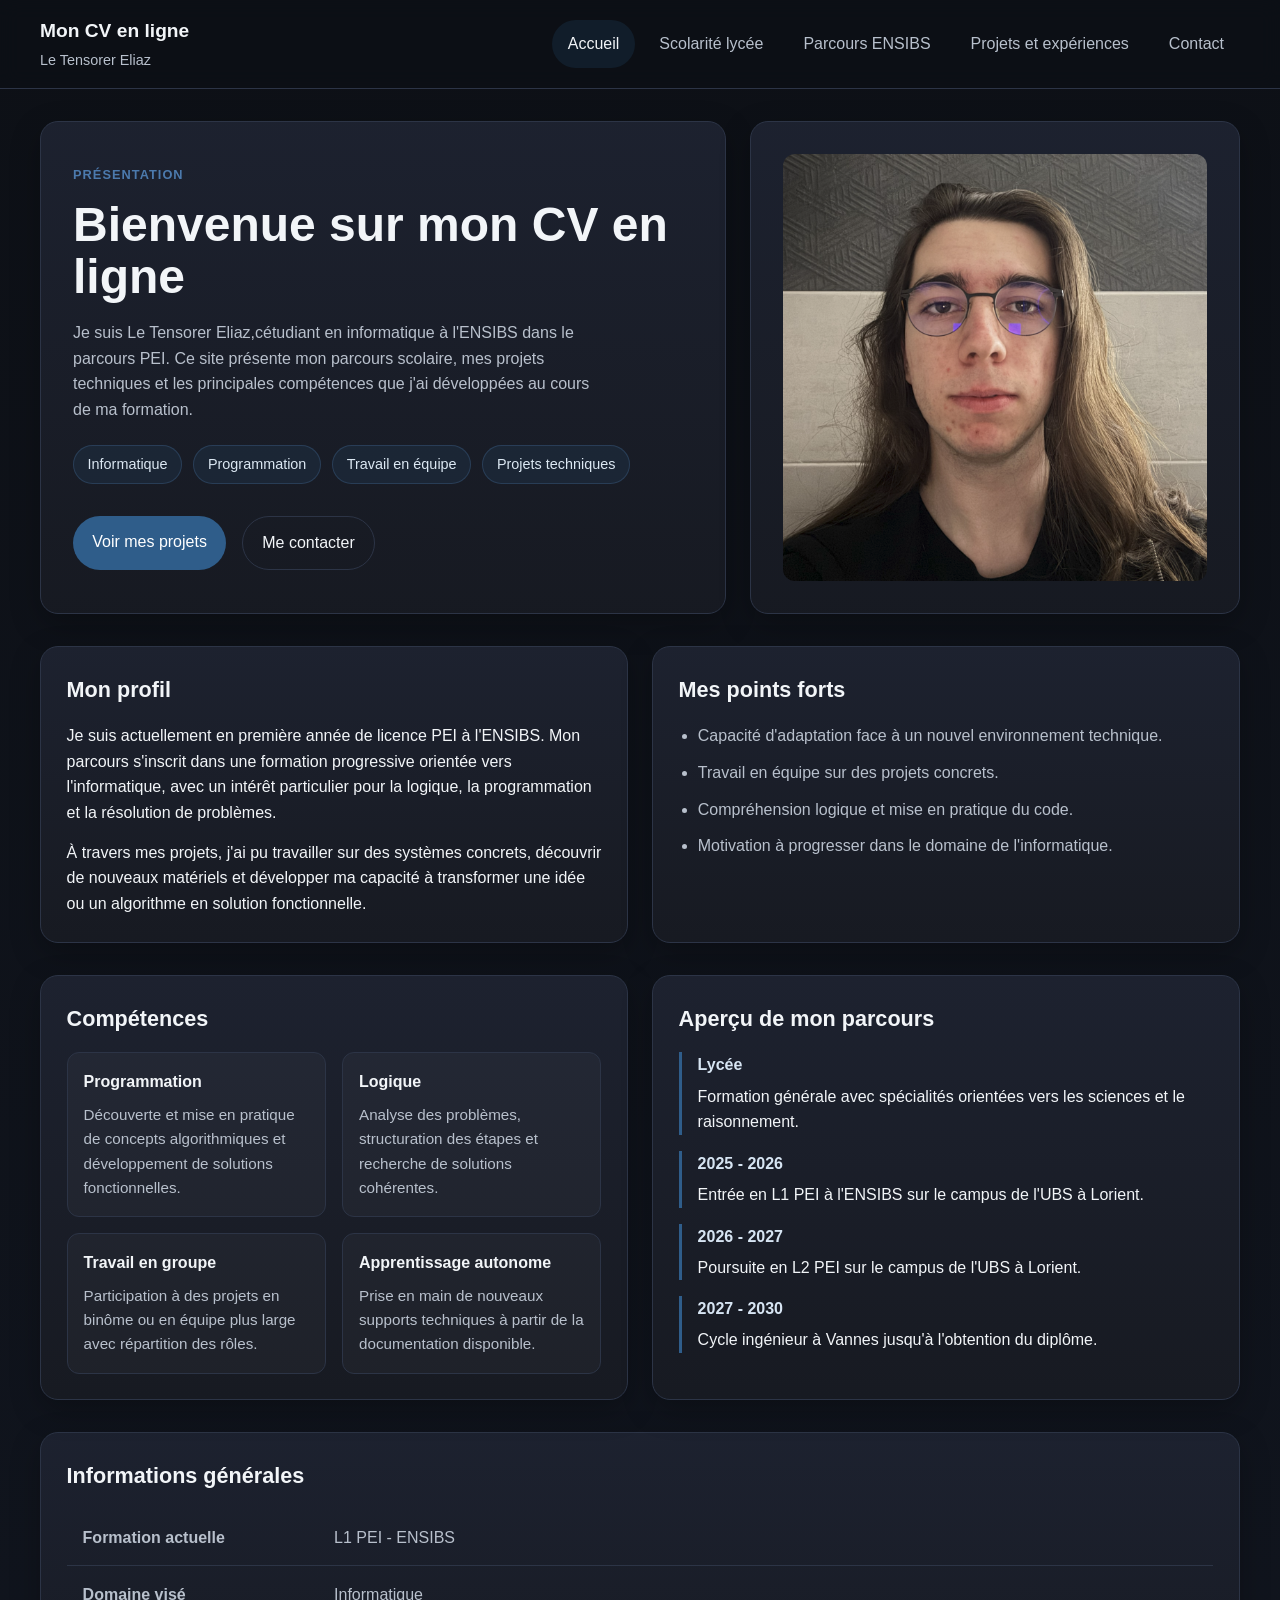
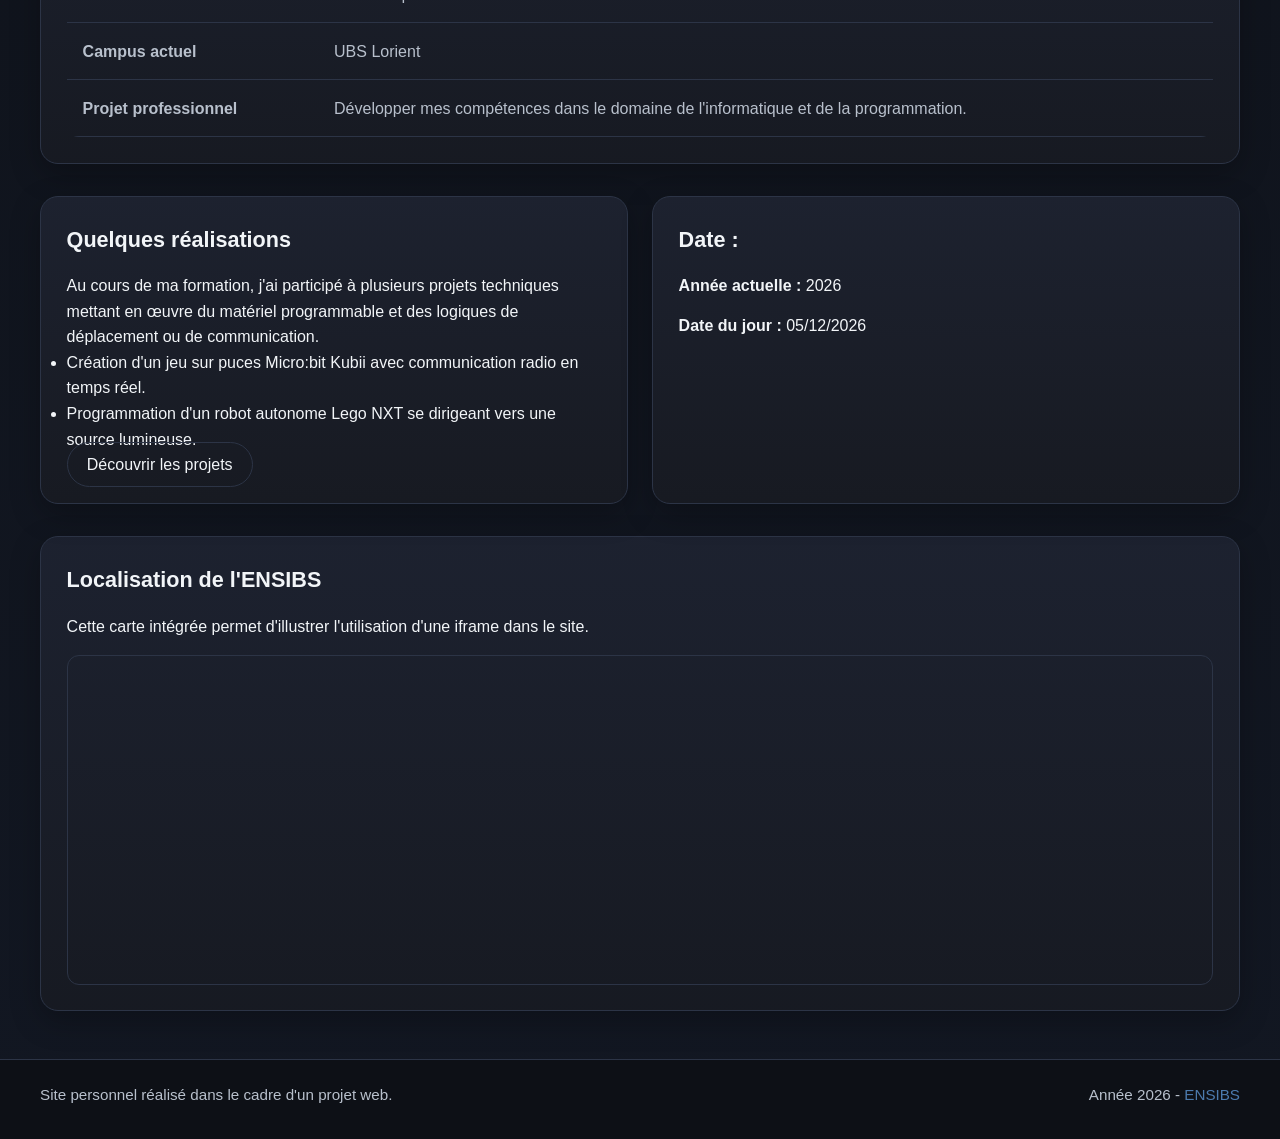
<file: index.html>
<!DOCTYPE html>
<html lang="fr">
<head>
    <meta charset="UTF-8">
    <meta name="viewport" content="width=device-width, initial-scale=1.0">
    <title>Accueil | Mon CV en ligne</title>
    <link rel="stylesheet" href="style.css">
    <script src="script.js" defer></script>
</head>
<body data-page="index">
    <header class="site-header">
        <div class="header-inner">
            <div class="brand">
                <span class="brand-title">Mon CV en ligne</span>
                <span class="brand-subtitle">Le Tensorer Eliaz</span>
            </div>

            <input class="nav-toggle" type="checkbox" id="menu-mobile">
            <label class="nav-label" for="menu-mobile">Menu</label>

            <nav class="site-nav" aria-label="Navigation principale">
                <ul>
                    <li><a class="active" href="index.html">Accueil</a></li>
                    <li><a href="lycee.html">Scolarité lycée</a></li>
                    <li><a href="ensibs.html">Parcours ENSIBS</a></li>
                    <li><a href="projets-experiences.html">Projets et expériences</a></li>
                    <li><a href="contact.html">Contact</a></li>
                </ul>
            </nav>
        </div>
    </header>

    <main>
        <section class="hero">
            <div class="hero-card hero-content">
                <p class="eyebrow">Présentation</p>
                <h1 class="page-title">Bienvenue sur mon CV en ligne</h1>
                <p class="page-intro">
                    Je suis Le Tensorer Eliaz,cétudiant en informatique à l'ENSIBS dans le parcours PEI. Ce site présente mon parcours scolaire,
                    mes projets techniques et les principales compétences que j'ai développées au cours de ma formation.
                </p>

                <div class="tag-list">
                    <span class="tag">Informatique</span>
                    <span class="tag">Programmation</span>
                    <span class="tag">Travail en équipe</span>
                    <span class="tag">Projets techniques</span>
                </div>

                <div class="hero-actions section-spacing">
                    <a class="button-primary" href="projets-experiences.html">Voir mes projets</a>
                    <a class="button-secondary" href="contact.html">Me contacter</a>
                </div>
            </div>

            <div class="hero-card hero-visual">
                <img src="photo-profil.png" alt="Photo de profil">
            </div>
        </section>

        <section class="grid-two section-spacing">
            <article class="panel">
                <h2 class="section-title">Mon profil</h2>
                <p>
                    Je suis actuellement en première année de licence PEI à l'ENSIBS. Mon parcours s'inscrit dans une formation
                    progressive orientée vers l'informatique, avec un intérêt particulier pour la logique, la programmation
                    et la résolution de problèmes.
                </p>
                <p>
                    À travers mes projets, j'ai pu travailler sur des systèmes concrets, découvrir de nouveaux matériels
                    et développer ma capacité à transformer une idée ou un algorithme en solution fonctionnelle.
                </p>
            </article>

            <article class="panel list-block">
                <h2 class="section-title">Mes points forts</h2>
                <ul>
                    <li>Capacité d'adaptation face à un nouvel environnement technique.</li>
                    <li>Travail en équipe sur des projets concrets.</li>
                    <li>Compréhension logique et mise en pratique du code.</li>
                    <li>Motivation à progresser dans le domaine de l'informatique.</li>
                </ul>
            </article>
        </section>

        <section class="grid-two section-spacing">
            <article class="panel">
                <h2 class="section-title">Compétences</h2>
                <div class="skills-grid">
                    <div class="skill-card">
                        <h3>Programmation</h3>
                        <p>Découverte et mise en pratique de concepts algorithmiques et développement de solutions fonctionnelles.</p>
                    </div>

                    <div class="skill-card">
                        <h3>Logique</h3>
                        <p>Analyse des problèmes, structuration des étapes et recherche de solutions cohérentes.</p>
                    </div>

                    <div class="skill-card">
                        <h3>Travail en groupe</h3>
                        <p>Participation à des projets en binôme ou en équipe plus large avec répartition des rôles.</p>
                    </div>

                    <div class="skill-card">
                        <h3>Apprentissage autonome</h3>
                        <p>Prise en main de nouveaux supports techniques à partir de la documentation disponible.</p>
                    </div>
                </div>
            </article>

            <article class="panel">
                <h2 class="section-title">Aperçu de mon parcours</h2>
                <div class="timeline">
                    <div class="timeline-item">
                        <span class="timeline-date">Lycée</span>
                        <p>Formation générale avec spécialités orientées vers les sciences et le raisonnement.</p>
                    </div>
                    <div class="timeline-item">
                        <span class="timeline-date">2025 - 2026</span>
                        <p>Entrée en L1 PEI à l'ENSIBS sur le campus de l'UBS à Lorient.</p>
                    </div>
                    <div class="timeline-item">
                        <span class="timeline-date">2026 - 2027</span>
                        <p>Poursuite en L2 PEI sur le campus de l'UBS à Lorient.</p>
                    </div>
                    <div class="timeline-item">
                        <span class="timeline-date">2027 - 2030</span>
                        <p>Cycle ingénieur à Vannes jusqu'à l'obtention du diplôme.</p>
                    </div>
                </div>
            </article>
        </section>

        <section class="table-card section-spacing">
            <h2 class="section-title">Informations générales</h2>
            <div class="table-wrapper">
                <table>
                    <tbody>
                        <tr>
                            <th>Formation actuelle</th>
                            <td>L1 PEI - ENSIBS</td>
                        </tr>
                        <tr>
                            <th>Domaine visé</th>
                            <td>Informatique</td>
                        </tr>
                        <tr>
                            <th>Campus actuel</th>
                            <td>UBS Lorient</td>
                        </tr>
                        <tr>
                            <th>Projet professionnel</th>
                            <td>Développer mes compétences dans le domaine de l'informatique et de la programmation.</td>
                        </tr>
                    </tbody>
                </table>
            </div>
        </section>

        <section class="grid-two section-spacing">
            <article class="panel">
                <h2 class="section-title">Quelques réalisations</h2>
                <p>
                    Au cours de ma formation, j'ai participé à plusieurs projets techniques mettant en œuvre
                    du matériel programmable et des logiques de déplacement ou de communication.
                </p>
                <ul>
                    <li>Création d'un jeu sur puces Micro:bit Kubii avec communication radio en temps réel.</li>
                    <li>Programmation d'un robot autonome Lego NXT se dirigeant vers une source lumineuse.</li>
                </ul>
                <a class="button-secondary section-spacing" href="projets-experiences.html">Découvrir les projets</a>
            </article>

            <article class="panel">
                <h2 class="section-title">Date : </h2>
                    <p><strong>Année actuelle :</strong> <span id="current-year"></span></p>
                    <p><strong>Date du jour :</strong> <span id="current-date"></span></p>
            </article>
        </section>

        <section class="panel section-spacing">
            <h2 class="section-title">Localisation de l'ENSIBS</h2>
            <p>
                Cette carte intégrée permet d'illustrer l'utilisation d'une iframe dans le site.
            </p>
            <div class="iframe-wrapper">
                <iframe
                    src="https://www.google.com/maps?q=ENSIBS%20Lorient&output=embed"
                    title="Carte de localisation de l'ENSIBS"
                    loading="lazy"
                    referrerpolicy="no-referrer-when-downgrade">
                </iframe>
            </div>
        </section>
    </main>

    <footer class="site-footer">
        <div class="footer-inner">
            <p class="footer-note">Site personnel réalisé dans le cadre d'un projet web.</p>
            <p class="footer-note">Année <span id="footer-year"></span> - <span class="accent-text">ENSIBS</span></p>
        </div>
    </footer>
</body>
</html>
</file>
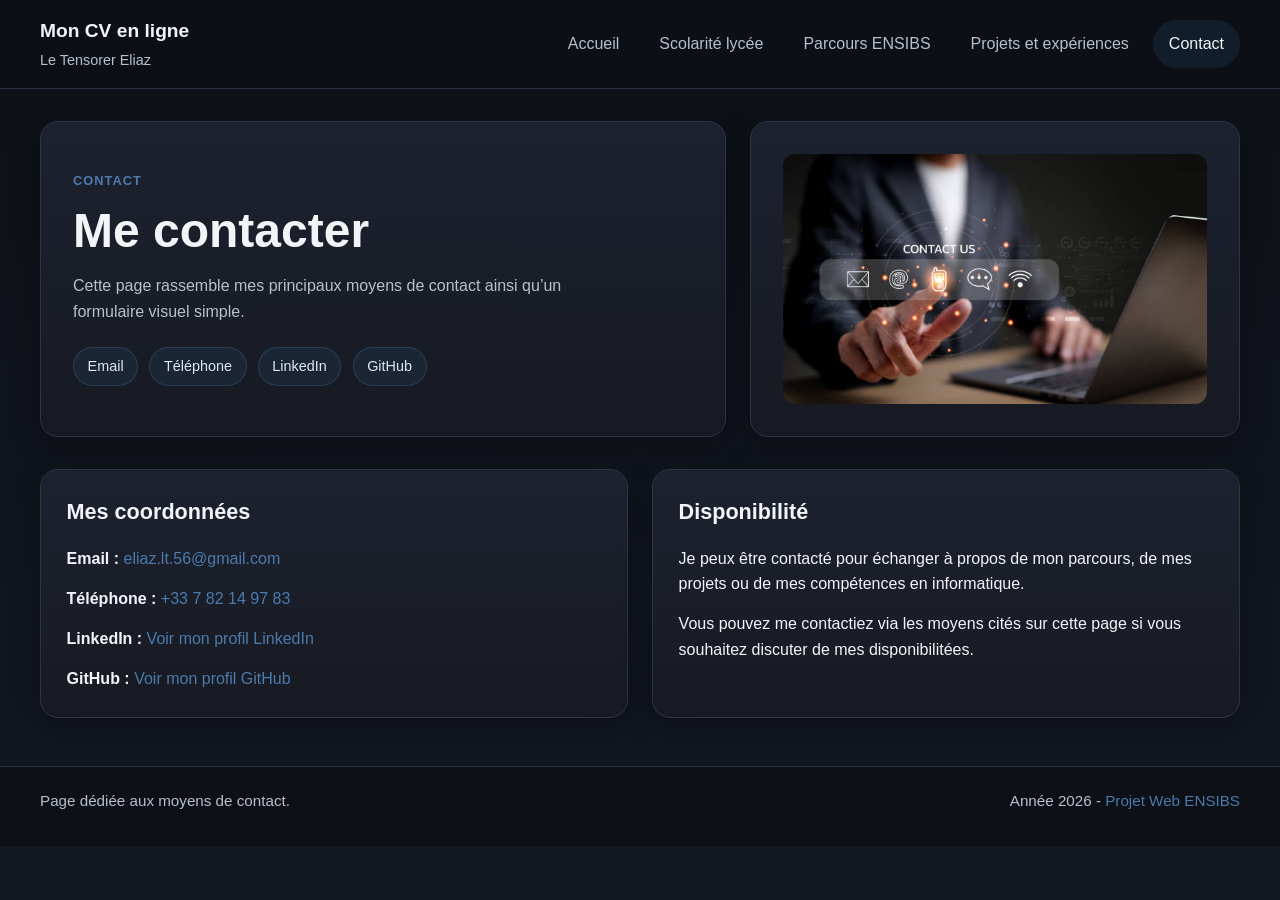
<file: contact.html>
<!DOCTYPE html>
<html lang="fr">
<head>
    <meta charset="UTF-8">
    <meta name="viewport" content="width=device-width, initial-scale=1.0">
    <title>Contact | Mon CV en ligne</title>
    <link rel="stylesheet" href="style.css">
    <script src="script.js" defer></script>
</head>
<body data-page="contact">
    <header class="site-header">
        <div class="header-inner">
            <div class="brand">
                <span class="brand-title">Mon CV en ligne</span>
                <span class="brand-subtitle">Le Tensorer Eliaz</span>
            </div>

            <input class="nav-toggle" type="checkbox" id="menu-mobile">
            <label class="nav-label" for="menu-mobile">Menu</label>

            <nav class="site-nav" aria-label="Navigation principale">
                <ul>
                    <li><a href="index.html">Accueil</a></li>
                    <li><a href="lycee.html">Scolarité lycée</a></li>
                    <li><a href="ensibs.html">Parcours ENSIBS</a></li>
                    <li><a href="projets-experiences.html">Projets et expériences</a></li>
                    <li><a class="active" href="contact.html">Contact</a></li>
                </ul>
            </nav>
        </div>
    </header>

    <main>
        <section class="hero">
            <div class="hero-card hero-content">
                <p class="eyebrow">Contact</p>
                <h1 class="page-title">Me contacter</h1>
                <p class="page-intro">
                    Cette page rassemble mes principaux moyens de contact ainsi qu’un formulaire visuel simple.
                </p>

                <div class="tag-list">
                    <span class="tag">Email</span>
                    <span class="tag">Téléphone</span>
                    <span class="tag">LinkedIn</span>
                    <span class="tag">GitHub</span>
                </div>
            </div>

            <div class="hero-card hero-visual">
                <img src="contact-visuel.png" alt="Visuel de contact">
            </div>
        </section>

        <section class="grid-two section-spacing">
            <article class="panel">
                <h2 class="section-title">Mes coordonnées</h2>
                <div class="contact-list">
                    <p><strong>Email :</strong> <a href="mailto:eliaz.lt.56@gmail.com">eliaz.lt.56@gmail.com</a></p>
                    <p><strong>Téléphone :</strong> <a href="tel:+33782149783">+33 7 82 14 97 83</a></p>
                    <p><strong>LinkedIn :</strong> <a href="https://www.linkedin.com/in/%C3%A9liaz-le-tensorer-a91b23338?utm_source=share&utm_campaign=share_via&utm_content=profile&utm_medium=ios_app
                        " target="_blank" rel="noopener noreferrer">Voir mon profil LinkedIn</a></p>
                    <p><strong>GitHub :</strong> <a href="https://github.com/EliazLT" target="_blank" rel="noopener noreferrer">Voir mon profil GitHub</a></p>
                </div>
            </article>

            <article class="panel">
                <h2 class="section-title">Disponibilité</h2>
                <p>
                    Je peux être contacté pour échanger à propos de mon parcours, de mes projets
                    ou de mes compétences en informatique.
                </p>
                <p>
                    Vous pouvez me contactiez via les moyens cités sur cette page si vous souhaitez discuter de mes disponibilitées.
                </p>
            </article>
        </section>
    </main>

    <footer class="site-footer">
        <div class="footer-inner">
            <p class="footer-note">Page dédiée aux moyens de contact.</p>
            <p class="footer-note">Année <span id="footer-year"></span> - <span class="accent-text">Projet Web ENSIBS</span></p>
        </div>
    </footer>
</body>
</html>
</file>
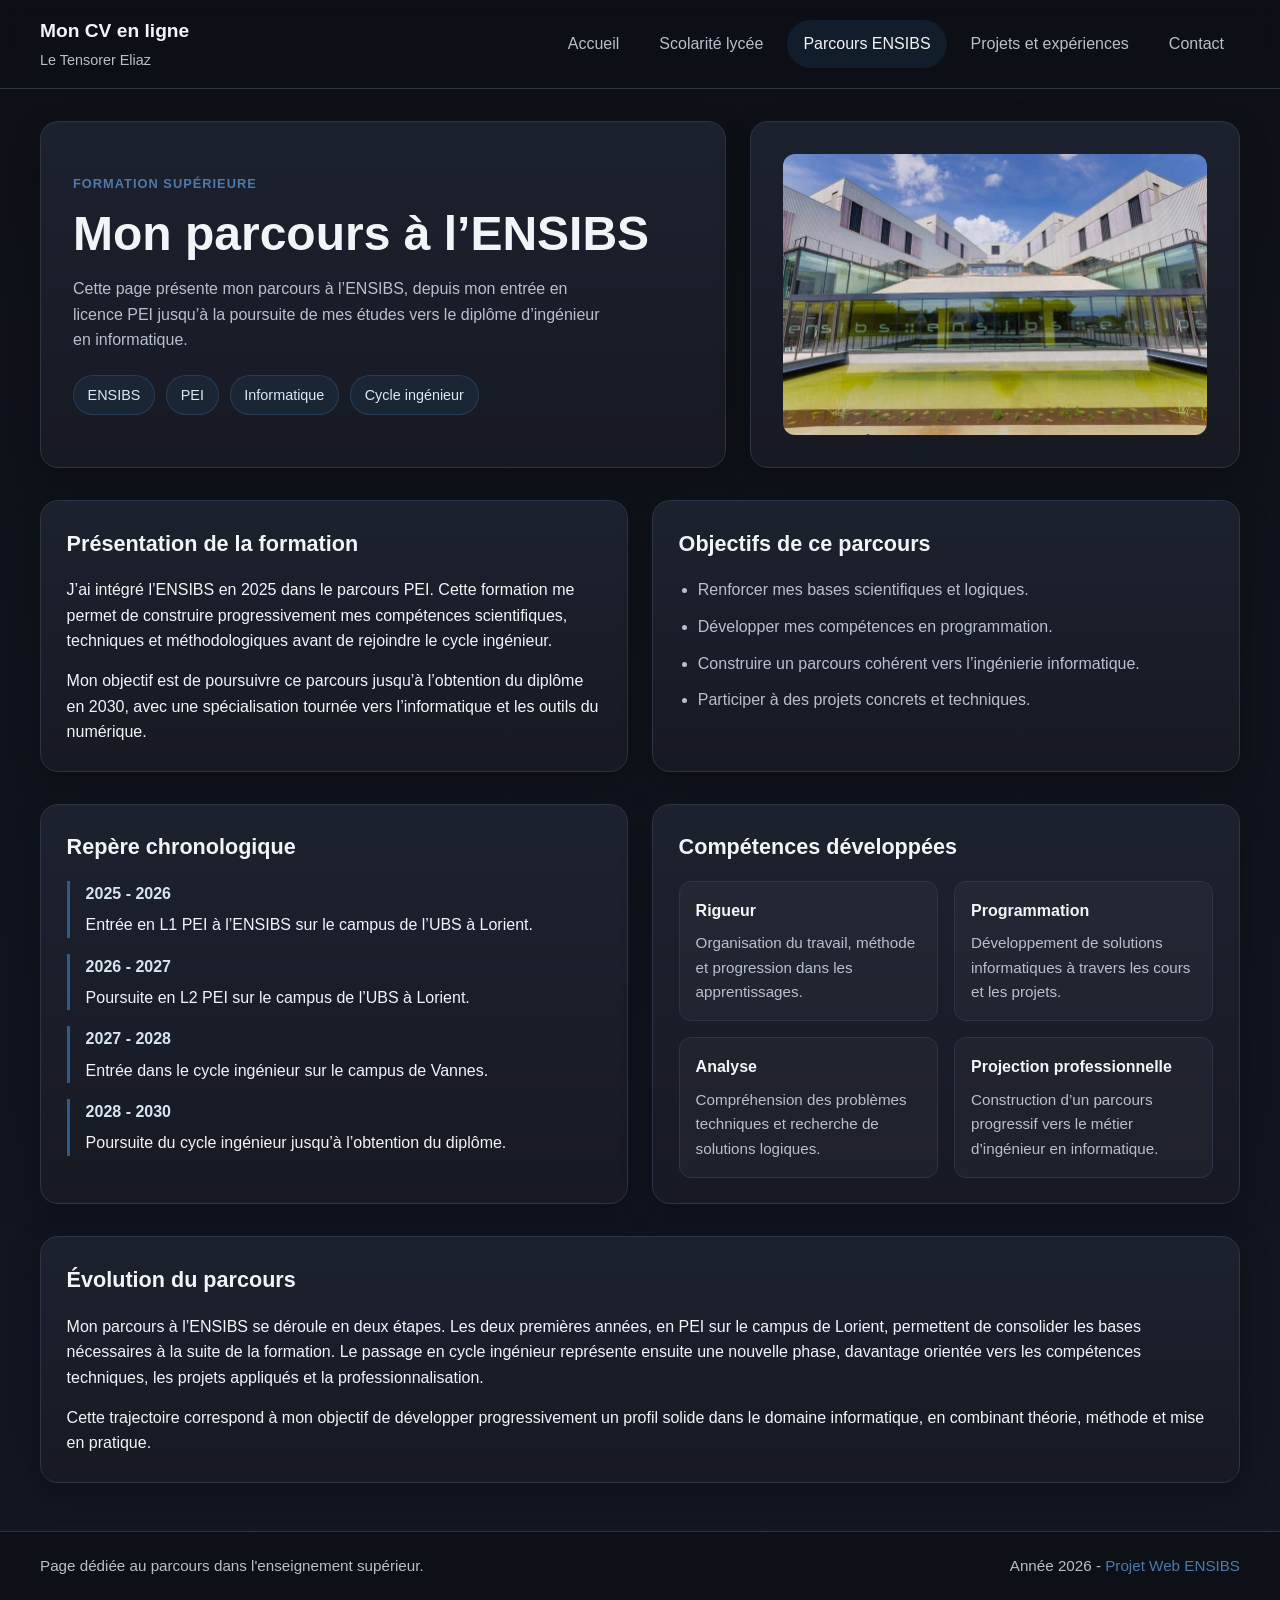
<file: ensibs.html>
<!DOCTYPE html>
<html lang="fr">
<head>
    <meta charset="UTF-8">
    <meta name="viewport" content="width=device-width, initial-scale=1.0">
    <title>Parcours ENSIBS | Mon CV en ligne</title>
    <link rel="stylesheet" href="style.css">
    <script src="script.js" defer></script>
</head>
<body data-page="ensibs">
    <header class="site-header">
        <div class="header-inner">
            <div class="brand">
                <span class="brand-title">Mon CV en ligne</span>
                <span class="brand-subtitle">Le Tensorer Eliaz</span>
            </div>

            <input class="nav-toggle" type="checkbox" id="menu-mobile">
            <label class="nav-label" for="menu-mobile">Menu</label>

            <nav class="site-nav" aria-label="Navigation principale">
                <ul>
                    <li><a href="index.html">Accueil</a></li>
                    <li><a href="lycee.html">Scolarité lycée</a></li>
                    <li><a class="active" href="ensibs.html">Parcours ENSIBS</a></li>
                    <li><a href="projets-experiences.html">Projets et expériences</a></li>
                    <li><a href="contact.html">Contact</a></li>
                </ul>
            </nav>
        </div>
    </header>

    <main>
        <section class="hero">
            <div class="hero-card hero-content">
                <p class="eyebrow">Formation supérieure</p>
                <h1 class="page-title">Mon parcours à l’ENSIBS</h1>
                <p class="page-intro">
                    Cette page présente mon parcours à l’ENSIBS, depuis mon entrée en licence PEI
                    jusqu’à la poursuite de mes études vers le diplôme d’ingénieur en informatique.
                </p>

                <div class="tag-list">
                    <span class="tag">ENSIBS</span>
                    <span class="tag">PEI</span>
                    <span class="tag">Informatique</span>
                    <span class="tag">Cycle ingénieur</span>
                </div>
            </div>

            <div class="hero-card hero-visual">
                <img src="ensibs-lorient.png" alt="Visuel du campus ENSIBS">
            </div>
        </section>

        <section class="grid-two section-spacing">
            <article class="panel">
                <h2 class="section-title">Présentation de la formation</h2>
                <p>
                    J’ai intégré l’ENSIBS en 2025 dans le parcours PEI. Cette formation me permet de construire
                    progressivement mes compétences scientifiques, techniques et méthodologiques avant de rejoindre
                    le cycle ingénieur.
                </p>
                <p>
                    Mon objectif est de poursuivre ce parcours jusqu’à l’obtention du diplôme en 2030,
                    avec une spécialisation tournée vers l’informatique et les outils du numérique.
                </p>
            </article>

            <article class="panel list-block">
                <h2 class="section-title">Objectifs de ce parcours</h2>
                <ul>
                    <li>Renforcer mes bases scientifiques et logiques.</li>
                    <li>Développer mes compétences en programmation.</li>
                    <li>Construire un parcours cohérent vers l’ingénierie informatique.</li>
                    <li>Participer à des projets concrets et techniques.</li>
                </ul>
            </article>
        </section>

        

        <section class="grid-two section-spacing">
            <article class="panel">
                <h2 class="section-title">Repère chronologique</h2>
                <div class="timeline">
                    <div class="timeline-item">
                        <span class="timeline-date">2025 - 2026</span>
                        <p>Entrée en L1 PEI à l’ENSIBS sur le campus de l’UBS à Lorient.</p>
                    </div>
                    <div class="timeline-item">
                        <span class="timeline-date">2026 - 2027</span>
                        <p>Poursuite en L2 PEI sur le campus de l’UBS à Lorient.</p>
                    </div>
                    <div class="timeline-item">
                        <span class="timeline-date">2027 - 2028</span>
                        <p>Entrée dans le cycle ingénieur sur le campus de Vannes.</p>
                    </div>
                    <div class="timeline-item">
                        <span class="timeline-date">2028 - 2030</span>
                        <p>Poursuite du cycle ingénieur jusqu’à l’obtention du diplôme.</p>
                    </div>
                </div>
            </article>

            <article class="panel">
                <h2 class="section-title">Compétences développées</h2>
                <div class="skills-grid">
                    <div class="skill-card">
                        <h3>Rigueur</h3>
                        <p>Organisation du travail, méthode et progression dans les apprentissages.</p>
                    </div>
                    <div class="skill-card">
                        <h3>Programmation</h3>
                        <p>Développement de solutions informatiques à travers les cours et les projets.</p>
                    </div>
                    <div class="skill-card">
                        <h3>Analyse</h3>
                        <p>Compréhension des problèmes techniques et recherche de solutions logiques.</p>
                    </div>
                    <div class="skill-card">
                        <h3>Projection professionnelle</h3>
                        <p>Construction d’un parcours progressif vers le métier d’ingénieur en informatique.</p>
                    </div>
                </div>
            </article>
        </section>

        <section class="panel section-spacing">
            <h2 class="section-title">Évolution du parcours</h2>
            <p>
                Mon parcours à l’ENSIBS se déroule en deux étapes. Les deux premières années, en PEI sur le campus
                de Lorient, permettent de consolider les bases nécessaires à la suite de la formation. Le passage
                en cycle ingénieur représente ensuite une nouvelle phase, davantage orientée vers les compétences
                techniques, les projets appliqués et la professionnalisation.
            </p>
            <p>
                Cette trajectoire correspond à mon objectif de développer progressivement un profil solide
                dans le domaine informatique, en combinant théorie, méthode et mise en pratique.
            </p>
        </section>
    </main>

    <footer class="site-footer">
        <div class="footer-inner">
            <p class="footer-note">Page dédiée au parcours dans l'enseignement supérieur.</p>
            <p class="footer-note">Année <span id="footer-year"></span> - <span class="accent-text">Projet Web ENSIBS</span></p>
        </div>
    </footer>
</body>
</html>
</file>
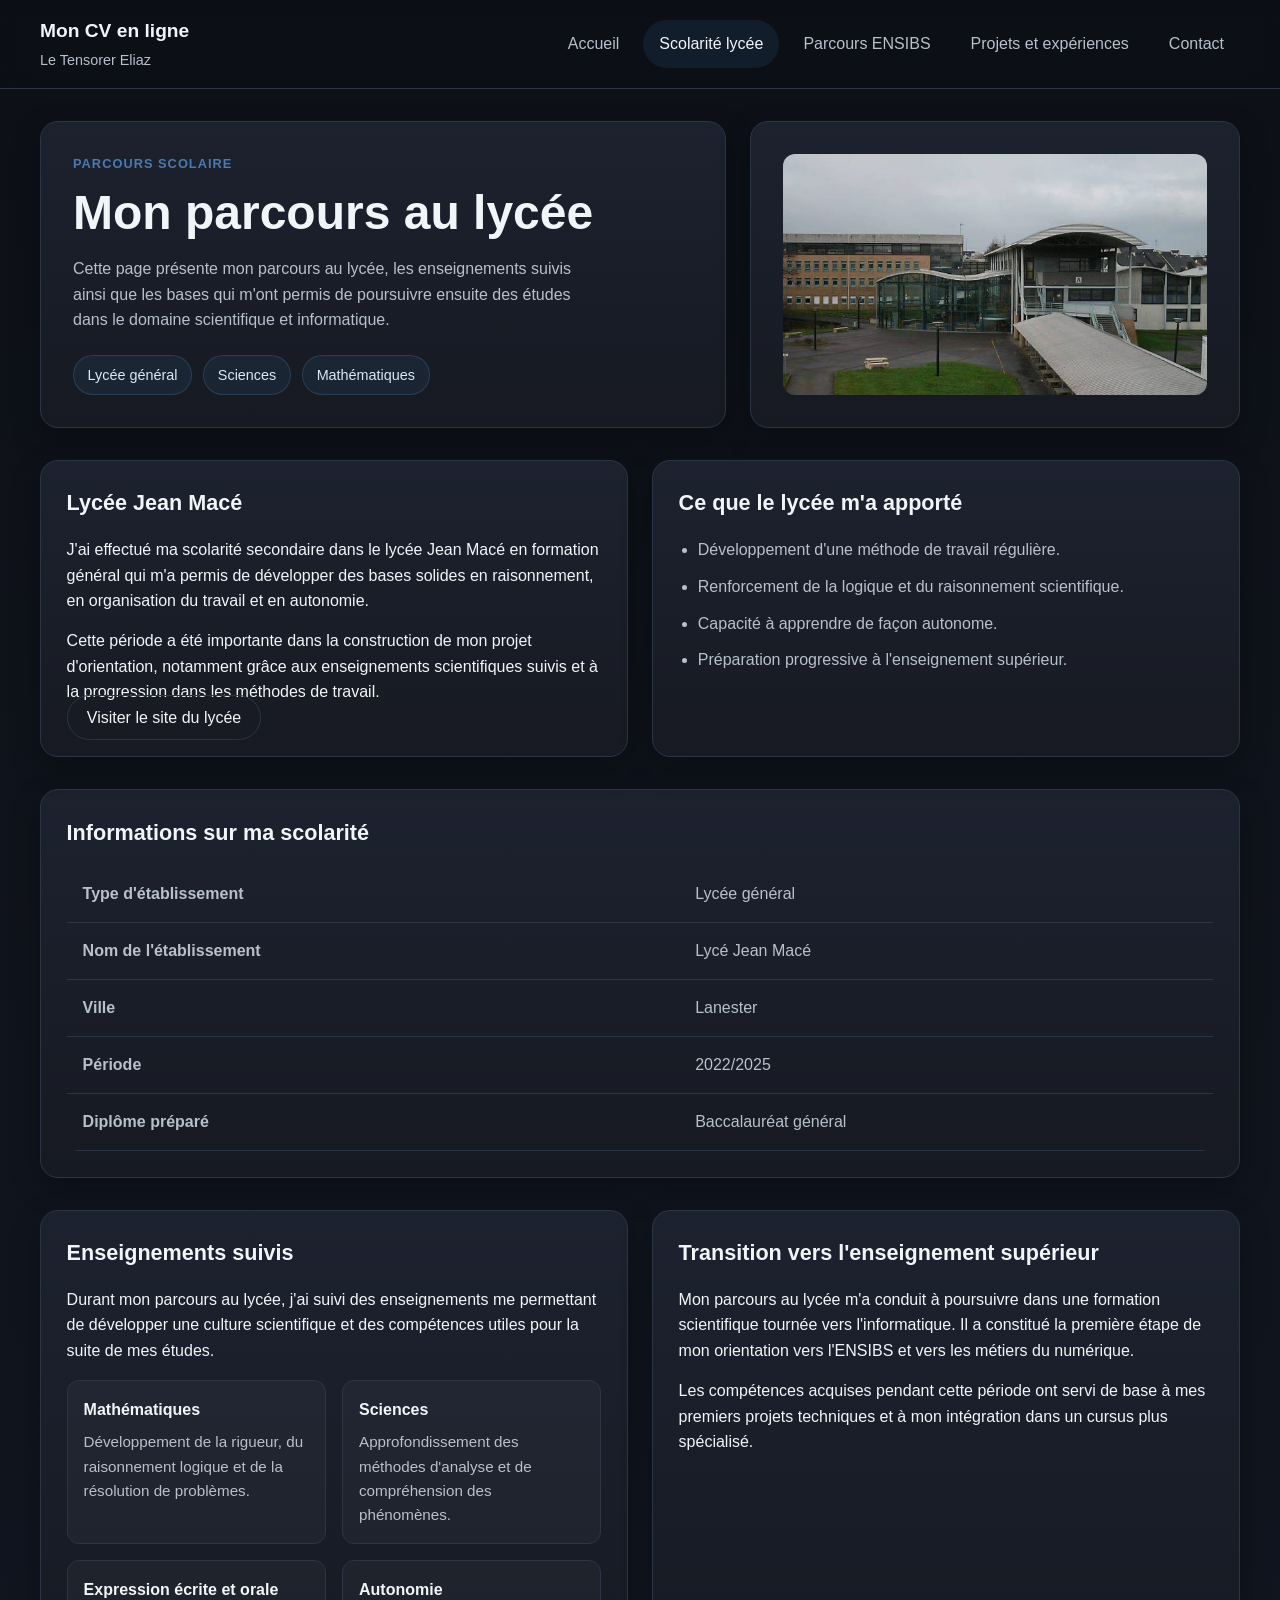
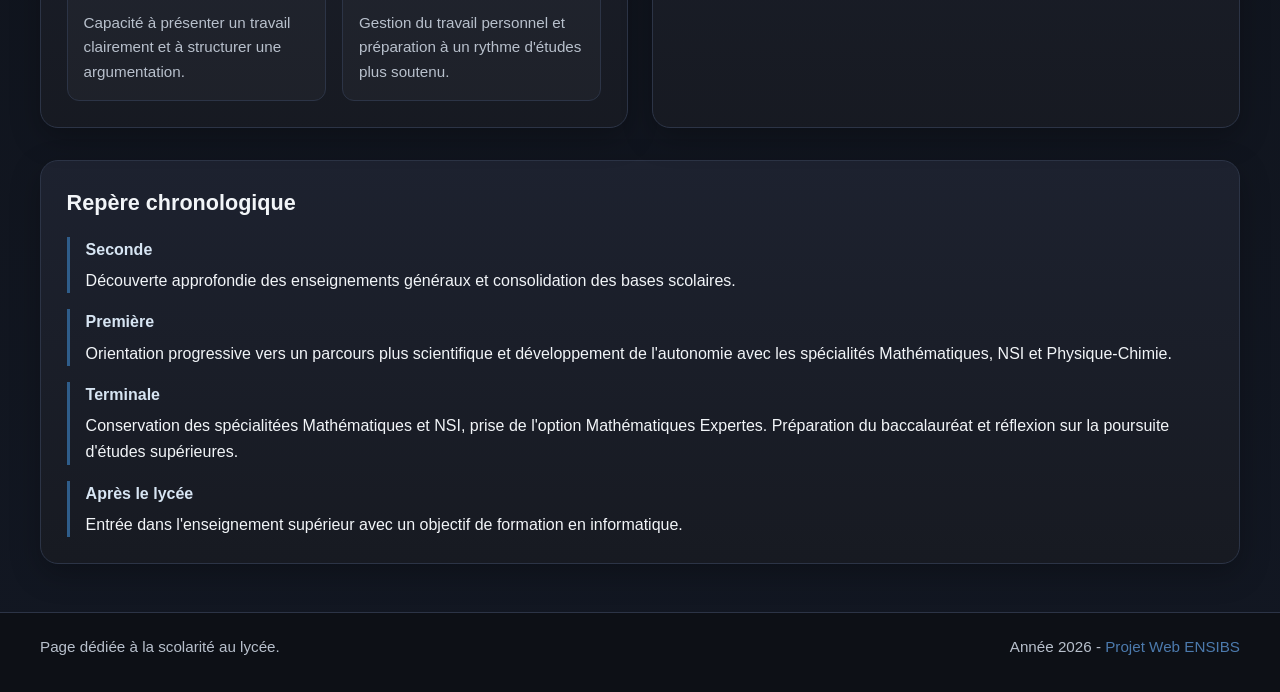
<file: lycee.html>
<!DOCTYPE html>
<html lang="fr">
<head>
    <meta charset="UTF-8">
    <meta name="viewport" content="width=device-width, initial-scale=1.0">
    <title>Scolarité lycée | Mon CV en ligne</title>
    <link rel="stylesheet" href="style.css">
    <script src="script.js" defer></script>
</head>
<body data-page="lycee">
    <header class="site-header">
        <div class="header-inner">
            <div class="brand">
                <span class="brand-title">Mon CV en ligne</span>
                <span class="brand-subtitle">Le Tensorer Eliaz</span>
            </div>

            <input class="nav-toggle" type="checkbox" id="menu-mobile">
            <label class="nav-label" for="menu-mobile">Menu</label>

            <nav class="site-nav" aria-label="Navigation principale">
                <ul>
                    <li><a href="index.html">Accueil</a></li>
                    <li><a class="active" href="lycee.html">Scolarité lycée</a></li>
                    <li><a href="ensibs.html">Parcours ENSIBS</a></li>
                    <li><a href="projets-experiences.html">Projets et expériences</a></li>
                    <li><a href="contact.html">Contact</a></li>
                </ul>
            </nav>
        </div>
    </header>

    <main>
        <section class="hero">
            <div class="hero-card hero-content">
                <p class="eyebrow">Parcours scolaire</p>
                <h1 class="page-title">Mon parcours au lycée</h1>
                <p class="page-intro">
                    Cette page présente mon parcours au lycée, les enseignements suivis ainsi que les bases
                    qui m'ont permis de poursuivre ensuite des études dans le domaine scientifique et informatique.
                </p>

                <div class="tag-list">
                    <span class="tag">Lycée général</span>
                    <span class="tag">Sciences</span>
                    <span class="tag">Mathématiques</span>
                </div>
            </div>

            <div class="hero-card hero-visual">
                <img src="lycee-photo.png" alt="Photo du lycée">
            </div>
        </section>

        <section class="grid-two section-spacing">
            <article class="panel">
                <h2 class="section-title">Lycée Jean Macé</h2>
                <p>
                    J'ai effectué ma scolarité secondaire dans le lycée Jean Macé en formation général qui m'a permis de développer
                    des bases solides en raisonnement, en organisation du travail et en autonomie.
                </p>
                <p>
                    Cette période a été importante dans la construction de mon projet d'orientation,
                    notamment grâce aux enseignements scientifiques suivis et à la progression dans les méthodes de travail.
                </p>
                <a class="button-secondary section-spacing" href="http://www.lycee-jean-mace-lanester.fr/" target="_blank" rel="noopener noreferrer">
                    Visiter le site du lycée
                </a>
            </article>

            <article class="panel list-block">
                <h2 class="section-title">Ce que le lycée m'a apporté</h2>
                <ul>
                    <li>Développement d'une méthode de travail régulière.</li>
                    <li>Renforcement de la logique et du raisonnement scientifique.</li>
                    <li>Capacité à apprendre de façon autonome.</li>
                    <li>Préparation progressive à l'enseignement supérieur.</li>
                </ul>
            </article>
        </section>

        <section class="table-card section-spacing">
            <h2 class="section-title">Informations sur ma scolarité</h2>
            <div class="table-wrapper">
                <table>
                    <tbody>
                        <tr>
                            <th>Type d'établissement</th>
                            <td>Lycée général</td>
                        </tr>
                        <tr>
                            <th>Nom de l'établissement</th>
                            <td>Lycé Jean Macé</td>
                        </tr>
                        <tr>
                            <th>Ville</th>
                            <td>Lanester</td>
                        </tr>
                        <tr>
                            <th>Période</th>
                            <td>2022/2025</td>
                        </tr>
                        <tr>
                            <th>Diplôme préparé</th>
                            <td>Baccalauréat général</td>
                        </tr>
                    </tbody>
                </table>
            </div>
        </section>

        <section class="grid-two section-spacing">
            <article class="panel">
                <h2 class="section-title">Enseignements suivis</h2>
                <p>
                    Durant mon parcours au lycée, j'ai suivi des enseignements me permettant de développer
                    une culture scientifique et des compétences utiles pour la suite de mes études.
                </p>
                <div class="skills-grid">
                    <div class="skill-card">
                        <h3>Mathématiques</h3>
                        <p>Développement de la rigueur, du raisonnement logique et de la résolution de problèmes.</p>
                    </div>
                    <div class="skill-card">
                        <h3>Sciences</h3>
                        <p>Approfondissement des méthodes d'analyse et de compréhension des phénomènes.</p>
                    </div>
                    <div class="skill-card">
                        <h3>Expression écrite et orale</h3>
                        <p>Capacité à présenter un travail clairement et à structurer une argumentation.</p>
                    </div>
                    <div class="skill-card">
                        <h3>Autonomie</h3>
                        <p>Gestion du travail personnel et préparation à un rythme d'études plus soutenu.</p>
                    </div>
                </div>
            </article>

            <article class="panel">
                <h2 class="section-title">Transition vers l'enseignement supérieur</h2>
                <p>
                    Mon parcours au lycée m'a conduit à poursuivre dans une formation scientifique tournée vers l'informatique.
                    Il a constitué la première étape de mon orientation vers l'ENSIBS et vers les métiers du numérique.
                </p>
                <p>
                    Les compétences acquises pendant cette période ont servi de base à mes premiers projets techniques
                    et à mon intégration dans un cursus plus spécialisé.
                </p>
            </article>
        </section>

        <section class="panel section-spacing">
            <h2 class="section-title">Repère chronologique</h2>
            <div class="timeline">
                <div class="timeline-item">
                    <span class="timeline-date">Seconde</span>
                    <p>Découverte approfondie des enseignements généraux et consolidation des bases scolaires.</p>
                </div>
                <div class="timeline-item">
                    <span class="timeline-date">Première</span>
                    <p>Orientation progressive vers un parcours plus scientifique et développement de l'autonomie avec les spécialités Mathématiques, NSI et Physique-Chimie.</p>
                </div>
                <div class="timeline-item">
                    <span class="timeline-date">Terminale</span>
                    <p>Conservation des spécialitées Mathématiques et NSI, prise de l'option Mathématiques Expertes. Préparation du baccalauréat et réflexion sur la poursuite d'études supérieures.</p>
                </div>
                <div class="timeline-item">
                    <span class="timeline-date">Après le lycée</span>
                    <p>Entrée dans l'enseignement supérieur avec un objectif de formation en informatique.</p>
                </div>
            </div>
        </section>
    </main>

    <footer class="site-footer">
        <div class="footer-inner">
            <p class="footer-note">Page dédiée à la scolarité au lycée.</p>
            <p class="footer-note">Année <span id="footer-year"></span> - <span class="accent-text">Projet Web ENSIBS</span></p>
        </div>
    </footer>
</body>
</html>
</file>
<file: style.css>
* {
    margin: 0;
    padding: 0;
    box-sizing: border-box;
}

:root {
    --bg-main: #0f1117;
    --bg-secondary: #171a22;
    --bg-card: #1d2230;
    --bg-card-hover: #23293a;
    --text-main: #f2f5f8;
    --text-secondary: #b8c0cc;
    --accent: #2f5d8a;
    --accent-light: #4c7aad;
    --border: #2c3446;
    --shadow: 0 10px 30px rgba(0, 0, 0, 0.25);
    --radius: 18px;
    --radius-small: 12px;
    --max-width: 1200px;
    --transition: 0.25s ease;
}

body {
    font-family: Arial, Helvetica, sans-serif;
    background: linear-gradient(180deg, #0d1016 0%, #121722 100%);
    color: var(--text-main);
    line-height: 1.6;
    min-height: 100vh;
}

img {
    max-width: 100%;
    display: block;
    border-radius: var(--radius-small);
}

a {
    color: var(--accent-light);
    text-decoration: none;
    transition: color var(--transition);
}

a:hover {
    color: #7ea5d1;
}

main {
    width: min(var(--max-width), calc(100% - 2rem));
    margin: 2rem auto 3rem auto;
}

.section-spacing {
    margin-top: 2rem;
}

.site-header {
    position: sticky;
    top: 0;
    z-index: 1000;
    background: rgba(13, 16, 22, 0.92);
    backdrop-filter: blur(10px);
    border-bottom: 1px solid var(--border);
}

.header-inner {
    width: min(var(--max-width), calc(100% - 2rem));
    margin: 0 auto;
    display: flex;
    align-items: center;
    justify-content: space-between;
    gap: 1rem;
    padding: 1rem 0;
}

.brand {
    display: flex;
    flex-direction: column;
    gap: 0.15rem;
}

.brand-title {
    font-size: 1.2rem;
    font-weight: 700;
    color: var(--text-main);
}

.brand-subtitle {
    font-size: 0.9rem;
    color: var(--text-secondary);
}

.site-nav ul {
    display: flex;
    align-items: center;
    gap: 0.5rem;
    list-style: none;
}

.site-nav a {
    display: inline-block;
    padding: 0.7rem 1rem;
    border-radius: 999px;
    color: var(--text-secondary);
    transition: background var(--transition), color var(--transition);
}

.site-nav a:hover,
.site-nav a.active {
    background: rgba(47, 93, 138, 0.18);
    color: var(--text-main);
}

.nav-toggle,
.nav-label {
    display: none;
}

.hero {
    display: grid;
    grid-template-columns: 1.4fr 1fr;
    gap: 1.5rem;
    align-items: stretch;
}

.hero-card,
.panel,
.card,
.table-card {
    background: linear-gradient(180deg, rgba(29, 34, 48, 0.96), rgba(23, 26, 34, 0.96));
    border: 1px solid var(--border);
    border-radius: var(--radius);
    box-shadow: var(--shadow);
}

.hero-card {
    padding: 2rem;
}

.hero-content {
    display: flex;
    flex-direction: column;
    justify-content: center;
}

.hero-visual {
    display: flex;
    align-items: center;
    justify-content: center;
    min-height: 280px;
    overflow: hidden;
}

.hero-visual img {
    width: 100%;
    height: 100%;
    object-fit: cover;
}

.eyebrow {
    color: var(--accent-light);
    text-transform: uppercase;
    letter-spacing: 0.08em;
    font-size: 0.8rem;
    font-weight: 700;
    margin-bottom: 0.8rem;
}

.page-title {
    font-size: clamp(2rem, 4vw, 3rem);
    line-height: 1.1;
    margin-bottom: 1rem;
}

.page-intro {
    color: var(--text-secondary);
    max-width: 60ch;
}

.tag-list {
    display: flex;
    flex-wrap: wrap;
    gap: 0.7rem;
    margin-top: 1.4rem;
}

.tag {
    background: rgba(47, 93, 138, 0.16);
    color: #dce8f3;
    border: 1px solid rgba(76, 122, 173, 0.28);
    padding: 0.45rem 0.85rem;
    border-radius: 999px;
    font-size: 0.9rem;
}

.hero-actions {
    display: flex;
    flex-wrap: wrap;
    gap: 1rem;
}

.button-primary,
.button-secondary,
.project-switch {
    border: none;
    cursor: pointer;
    font: inherit;
    border-radius: 999px;
    padding: 0.8rem 1.2rem;
    transition: transform var(--transition), background var(--transition), color var(--transition), border-color var(--transition);
}

.button-primary {
    background: var(--accent);
    color: white;
}

.button-primary:hover {
    background: var(--accent-light);
    color: white;
    transform: translateY(-1px);
}

.button-secondary {
    background: transparent;
    color: var(--text-main);
    border: 1px solid var(--border);
}

.button-secondary:hover {
    background: rgba(255, 255, 255, 0.04);
    color: var(--text-main);
    transform: translateY(-1px);
}

.grid-two {
    display: grid;
    grid-template-columns: 1fr 1fr;
    gap: 1.5rem;
}

.panel,
.card,
.table-card {
    padding: 1.6rem;
}

.section-title {
    font-size: 1.35rem;
    margin-bottom: 1rem;
    color: var(--text-main);
}

.panel p + p,
.card p + p {
    margin-top: 0.9rem;
}

.list-block ul,
.list-block ol {
    margin-left: 1.2rem;
    color: var(--text-secondary);
}

.list-block li + li {
    margin-top: 0.7rem;
}

.skills-grid {
    display: grid;
    grid-template-columns: repeat(2, minmax(0, 1fr));
    gap: 1rem;
    margin-top: 1rem;
}

.skill-card {
    background: rgba(255, 255, 255, 0.03);
    border: 1px solid var(--border);
    border-radius: var(--radius-small);
    padding: 1rem;
    transition: background var(--transition), transform var(--transition);
}

.skill-card:hover {
    background: rgba(255, 255, 255, 0.05);
    transform: translateY(-2px);
}

.skill-card h3 {
    margin-bottom: 0.5rem;
    font-size: 1rem;
}

.skill-card p {
    color: var(--text-secondary);
    font-size: 0.95rem;
}

.timeline {
    display: flex;
    flex-direction: column;
    gap: 1rem;
    margin-top: 0.4rem;
}

.timeline-item {
    position: relative;
    padding-left: 1rem;
    border-left: 3px solid var(--accent);
}

.timeline-date {
    display: inline-block;
    font-weight: 700;
    color: #d7e5f3;
    margin-bottom: 0.35rem;
}

.table-wrapper {
    overflow-x: auto;
    border-radius: var(--radius-small);
}

table {
    width: 100%;
    border-collapse: collapse;
    min-width: 600px;
}

th,
td {
    padding: 0.95rem 1rem;
    text-align: left;
    border-bottom: 1px solid var(--border);
}

thead th {
    background: rgba(47, 93, 138, 0.16);
    color: var(--text-main);
}

tbody tr:hover {
    background: rgba(255, 255, 255, 0.03);
}

tbody td,
tbody th {
    color: var(--text-secondary);
}

.info-box {
    margin-top: 1rem;
    padding: 1rem;
    border-radius: var(--radius-small);
    border: 1px solid var(--border);
    background: rgba(255, 255, 255, 0.03);
}

.iframe-wrapper {
    margin-top: 1rem;
    overflow: hidden;
    border-radius: var(--radius-small);
    border: 1px solid var(--border);
}

.iframe-wrapper iframe {
    width: 100%;
    min-height: 320px;
    border: 0;
}

.project-grid {
    display: grid;
    grid-template-columns: repeat(3, 1fr);
    gap: 1.5rem;
}

.project-card {
    height: 100%;
}

.project-figure {
    display: flex;
    flex-direction: column;
    gap: 0.8rem;
}

.project-figure img {
    width: 100%;
    min-height: 260px;
    max-height: 360px;
    object-fit: cover;
    border: 1px solid var(--border);
}

.project-figure figcaption {
    color: var(--text-secondary);
    font-size: 0.95rem;
}

.project-switches {
    display: flex;
    flex-wrap: wrap;
    gap: 0.8rem;
}

.project-switch {
    background: rgba(255, 255, 255, 0.03);
    color: var(--text-main);
    border: 1px solid var(--border);
}

.project-switch:hover,
.project-switch.is-selected {
    background: rgba(47, 93, 138, 0.18);
    border-color: rgba(76, 122, 173, 0.55);
}

.contact-list p + p {
    margin-top: 0.9rem;
}

.contact-form {
    display: flex;
    flex-direction: column;
    gap: 0.8rem;
}

.contact-form label {
    font-weight: 700;
    color: var(--text-main);
}

.contact-form input,
.contact-form textarea {
    width: 100%;
    padding: 0.85rem 1rem;
    border-radius: var(--radius-small);
    border: 1px solid var(--border);
    background: rgba(255, 255, 255, 0.03);
    color: var(--text-main);
    font: inherit;
    resize: vertical;
}

.contact-form input::placeholder,
.contact-form textarea::placeholder {
    color: #8d98a8;
}

.contact-form input:focus,
.contact-form textarea:focus {
    outline: 1px solid rgba(76, 122, 173, 0.7);
    border-color: rgba(76, 122, 173, 0.7);
}

.form-feedback {
    margin-top: 1rem;
    color: var(--accent-light);
    min-height: 1.4rem;
}

.site-footer {
    border-top: 1px solid var(--border);
    background: rgba(13, 16, 22, 0.9);
}

.footer-inner {
    width: min(var(--max-width), calc(100% - 2rem));
    margin: 0 auto;
    padding: 1.4rem 0 2rem 0;
    display: flex;
    justify-content: space-between;
    gap: 1rem;
    flex-wrap: wrap;
}

.footer-note {
    color: var(--text-secondary);
    font-size: 0.95rem;
}

.accent-text {
    color: var(--accent-light);
}

@media (max-width: 950px) {
    .hero,
    .grid-two,
    .project-grid {
        grid-template-columns: 1fr;
    }

    .skills-grid {
        grid-template-columns: 1fr;
    }

    .hero-visual {
        min-height: 220px;
    }
}

@media (max-width: 780px) {
    .header-inner {
        flex-wrap: wrap;
    }

    .nav-label {
        display: inline-block;
        padding: 0.7rem 1rem;
        border: 1px solid var(--border);
        border-radius: 999px;
        color: var(--text-main);
        cursor: pointer;
    }

    .site-nav {
        width: 100%;
        display: none;
    }

    .site-nav ul {
        flex-direction: column;
        align-items: stretch;
        padding-top: 0.8rem;
    }

    .site-nav a {
        width: 100%;
        text-align: center;
    }

    .nav-toggle:checked + .nav-label + .site-nav {
        display: block;
    }

    .hero-card,
    .panel,
    .card,
    .table-card {
        padding: 1.2rem;
    }

    .page-title {
        font-size: 2rem;
    }

    .footer-inner {
        flex-direction: column;
    }
}

@media (max-width: 520px) {
    main {
        width: min(var(--max-width), calc(100% - 1rem));
    }

    .header-inner {
        width: min(var(--max-width), calc(100% - 1rem));
    }

    .footer-inner {
        width: min(var(--max-width), calc(100% - 1rem));
    }

    .button-primary,
    .button-secondary,
    .project-switch {
        width: 100%;
        text-align: center;
    }

    .tag-list,
    .hero-actions,
    .project-switches {
        flex-direction: column;
    }
}
</file>
